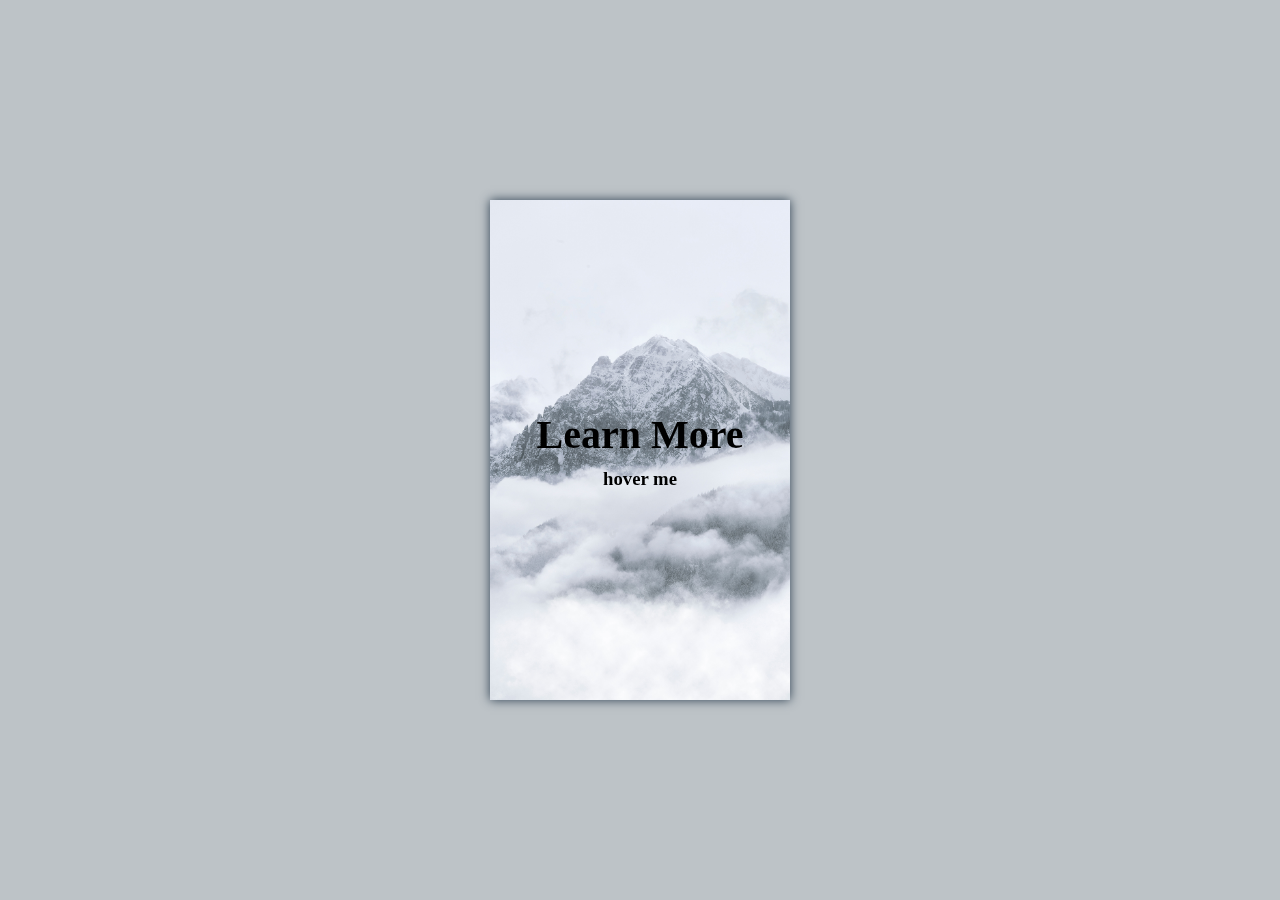
<file: 3D-Flipping/index.html>
<!DOCTYPE html>
<html lang="en">
<head>
  <meta charset="UTF-8">
  <meta name="viewport" content="width=device-width, initial-scale=1.0">
  <meta http-equiv="X-UA-Compatible" content="ie=edge">
  <title>3D Flipping Effect @VincentTV</title>
  <link rel="stylesheet" href="https://use.fontawesome.com/releases/v5.8.1/css/all.css" integrity="sha384-50oBUHEmvpQ+1lW4y57PTFmhCaXp0ML5d60M1M7uH2+nqUivzIebhndOJK28anvf" crossorigin="anonymous">
  <link rel="stylesheet" href="./style.css">
</head>
<body class="middle">
  <div class="wrap">
    <div class="front middle">
      <h2>Learn More</h2>
      <h3>hover me</h3>
    </div>

    <div class="back middle">
      <h2>VincentTV</h2>
      <div class="contact-info">
        <a href="#"><i class="fab fa-weibo"></i></a>
        <a href="#"><i class="fab fa-weixin"></i></a>
        <a href="#"><i class="fab fa-twitter"></i></a>
        <a href="#"><i class="fab fa-youtube"></i></a>
      </div>
    </div>
  </div>
</body>
</html>
</file>
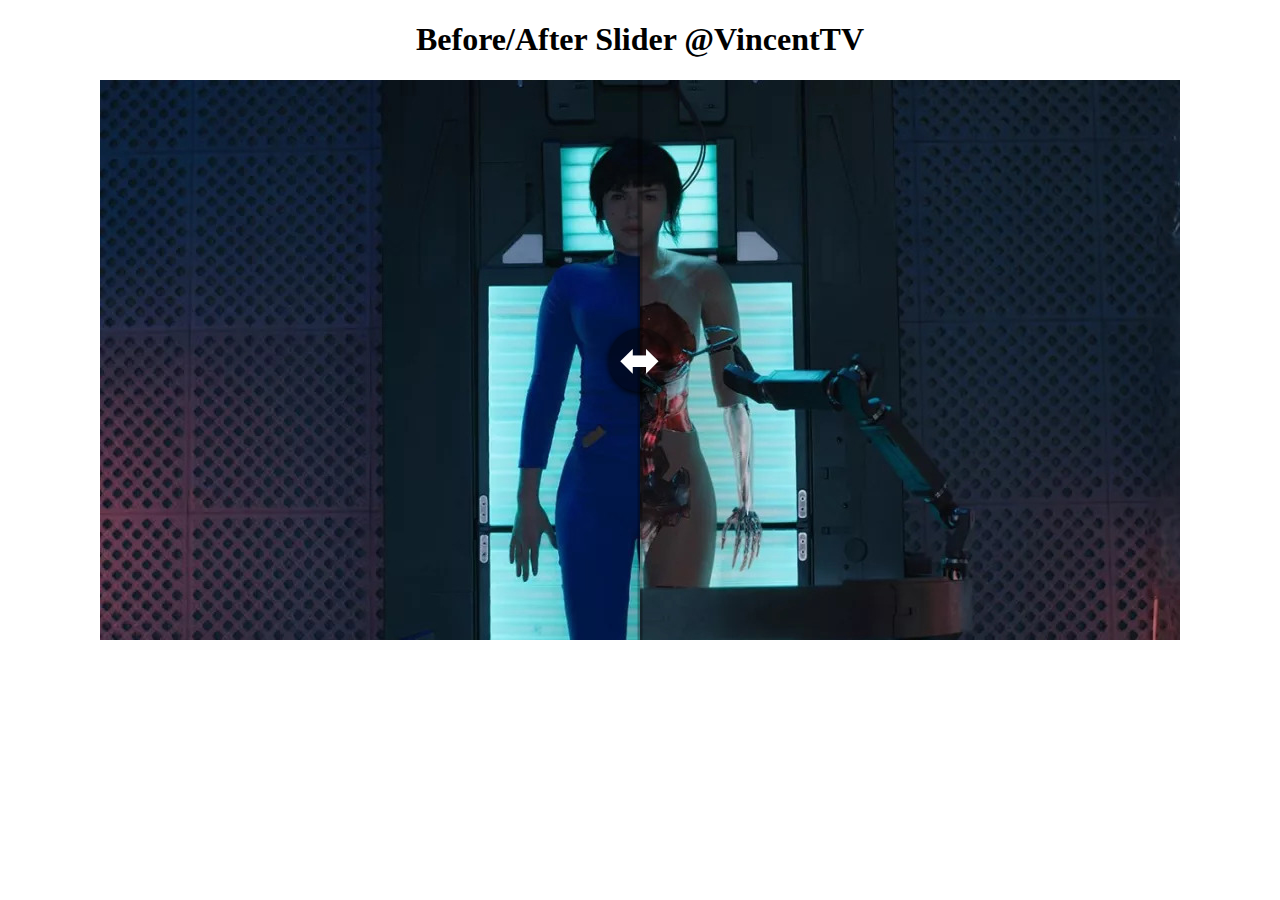
<file: Before&After-Slider/index.html>
<!-- 
    B站：@VincentTV
    Share with you
    主页：https://space.bilibili.com/402141442
    此源码视频地址：https://www.bilibili.com/video/av59227889/
 -->
<!DOCTYPE html>
<html lang="en">
<head>
  <meta charset="UTF-8">
  <meta name="viewport" content="width=device-width, initial-scale=1.0">
  <meta http-equiv="X-UA-Compatible" content="ie=edge">
  <title>Before/After Slider</title>
  <style>
  
    html, body {
      margin: 0;
      padding: 0;
    }
    .container {
      width: 100%;
      display: flex;
      flex-direction: column;
      align-items: center;
    }
    .slider-wrap {
      position: relative;
    }
    .slider-wrap img {
      display: block;
      width: 1080px;
      user-select: none;
      /* 取消图片被选中 */
    }
    .slider-wrap .before-img {
      position: absolute;
      top: 0;
      left: 0;
      width: 50%;
      overflow: hidden;
    }
    .slider-wrap .handler {
      display: block;
      width: 5px;
      height: 100%;
      background-color: rgba(0, 0, 0, .3);
      position: absolute;
      left: 50%;
      top: 0;
      transform: translateX(-50%);
      cursor: ew-resize;
      /* cursor: ew-resize; 鼠标样式，左右滑动 */
    }
    .slider-wrap .handler::after {
      width: 64px;
      height: 64px;
      background-color: rgba(0, 0, 0, .5);
      position: absolute;
      top: 50%;
      left: 50%;
      transform: translate(-50%, -50%);

      content: '\2b0c';
      color: white;
      font-size: 50px;
      text-align: center;
      line-height: 64px;
      border-radius: 50%;
      box-shadow: 0 2px 6px #000;
      transition: all .3s ease;
    }
    .slider-wrap .handler:hover::after {
      width: 40px;
      height: 40px;
      font-size: 30px;
      line-height: 40px;
    }
  
  </style>
</head>
<body>
  <div class="container">
    <h1>Before/After Slider @VincentTV</h1>

    <div class="slider-wrap">
      <div class="before-img">
        <img src="./before.jpg" alt="">
      </div>
      <img src="./after.jpg" alt="">
      <span class="handler"></span>
    </div>

  </div>

  <script>

    const slider = document.querySelector('.slider-wrap');    // 整个滑动区域
    const beforeImg = document.querySelector('.before-img');  // 左边图片外框
    const handler = document.querySelector('.handler');   // 滑动条
    var marginX;    // 外部宽度，即滑动区域左侧到浏览器边框的距离

    handler.onmousedown = function(e) {
      marginX = e.pageX - handler.offsetLeft;
      // envent.pageX : 点击时鼠标相对浏览器边框的 X 距离；
      // elenment.offsetLeft : 元素 left 属性值。
      // 此时，内框absolute，外框relative，所以 left 是相对外框的距离；
      slider.addEventListener('mousemove', moveHandler);
    }
    handler.onmouseup = function(e) {
      slider.removeEventListener('mousemove', moveHandler);
    }

    function moveHandler(e) {
      handler.style.left = e.pageX - marginX + 'px';
      beforeImg.style.width = e.pageX - marginX + 'px';

      // 此时 e.pageX 是鼠标滑动时据浏览器左边的距离，减去外部距离，
      // 即得到此时鼠标相对于图片区域的 X 坐标；
      // 让滑动条的 left 和左边图片宽度 都等于坐标，即可以达到跟随效果；
    }

  </script>
</body>
</html>
</file>
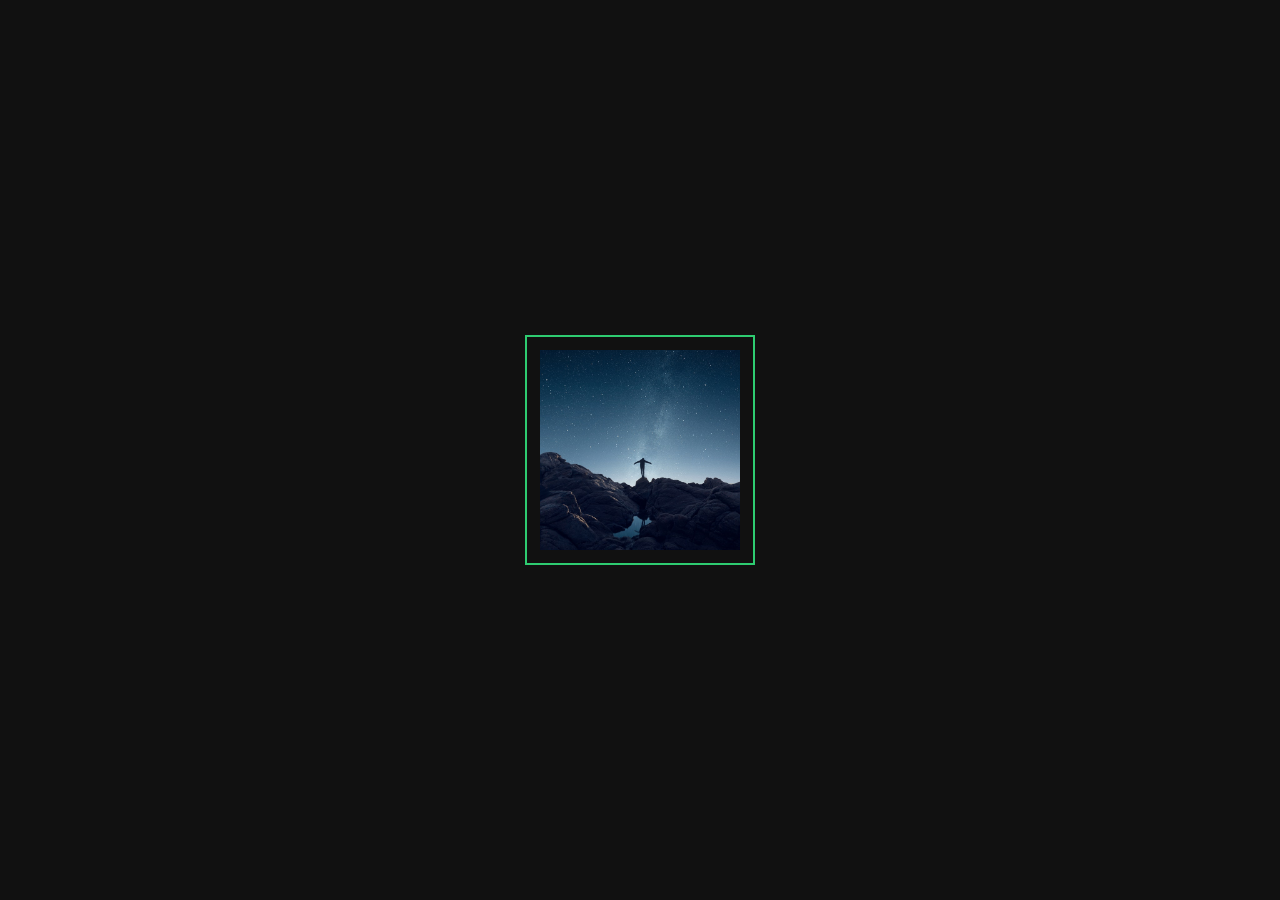
<file: Border-Animation/index.html>
<!DOCTYPE html>
<html lang="en">
<head>
  <meta charset="UTF-8">
  <meta name="viewport" content="width=device-width, initial-scale=1.0">
  <meta http-equiv="X-UA-Compatible" content="ie=edge">
  <title>Border Animation @VincentTV</title>
  <link rel="stylesheet" href="./style.css">
</head>
<body>
  <div class="box">
    
  </div>
</body>
</html>
</file>
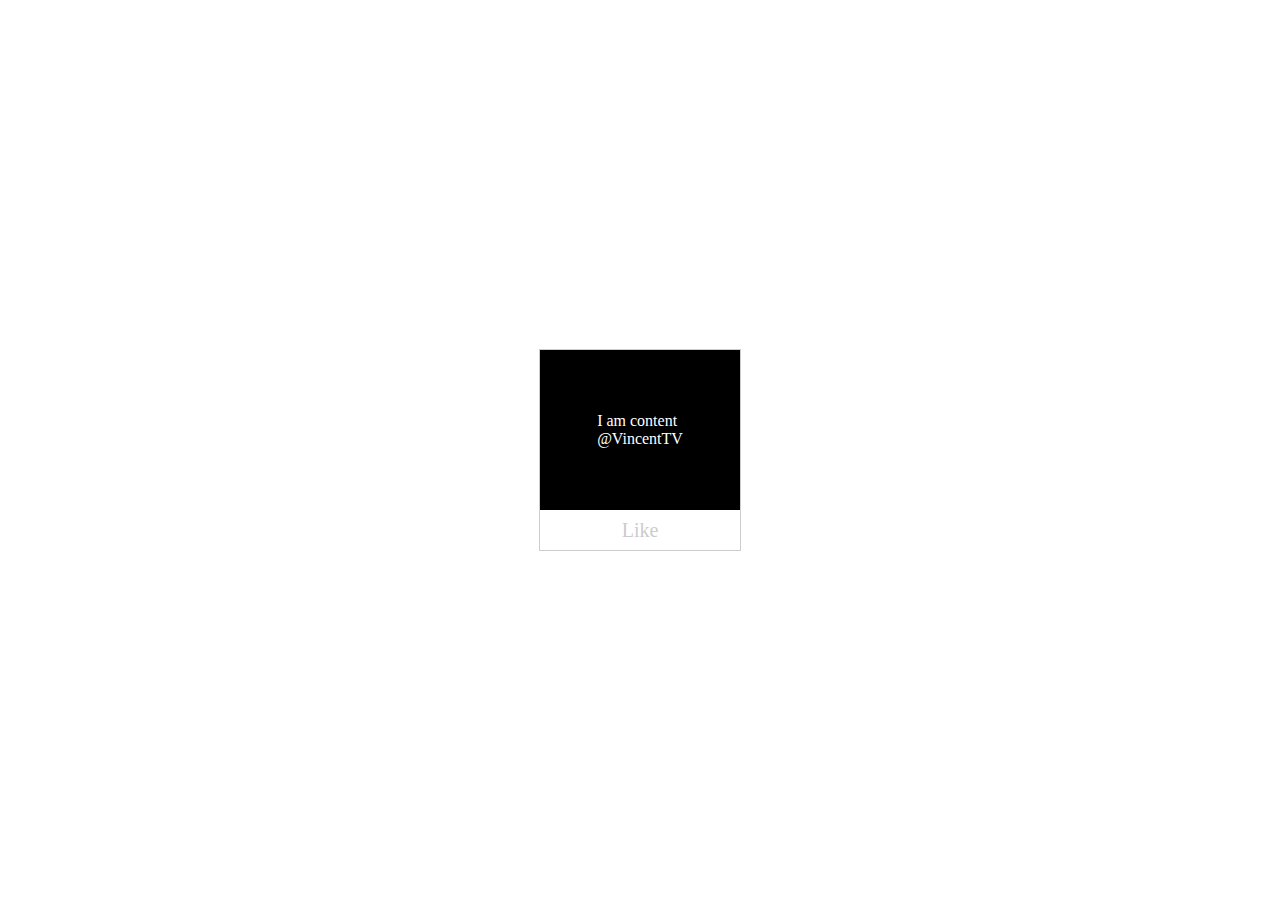
<file: Like-ClickEffects/index.html>
<!DOCTYPE html>
<html lang="en">
<head>
  <meta charset="UTF-8">
  <meta name="viewport" content="width=device-width, initial-scale=1.0">
  <meta http-equiv="X-UA-Compatible" content="ie=edge">
  <title>Like - Click Effect @VincentTV</title>
  <link rel="stylesheet" href="https://use.fontawesome.com/releases/v5.8.1/css/all.css" integrity="sha384-50oBUHEmvpQ+1lW4y57PTFmhCaXp0ML5d60M1M7uH2+nqUivzIebhndOJK28anvf" crossorigin="anonymous">
  <style>
    * {
      margin: 0;
      padding: 0;
    }
    body {
      height: 100vh;
    }
    .middle {
      display: flex;
      justify-content: center;
      align-items: center;
    }
    .wrap {
      width: 200px;
      height: 200px;
      border: 1px solid #ccc;
    }
    .content-wrap {
      height: 80%;
      background-color: #000;
      color: #fff;
      user-select: none;
    }
    .like-wrap {
      height: 20%;
      font-size: 20px;
      color: #ccc;
      cursor: pointer;
      user-select: none;
    }
    .like-active {
      color: red;
    }
    .like {
      position: absolute;
      color: #ccc;
      font-size: 20px;
      user-select: none;
    }
  </style>
</head>
<body class="middle">
  <div class="wrap">
    <div class="content-wrap middle"><p>I am content</br>@VincentTV</p></div>
    <div class="like-wrap middle"><i class="fas fa-heart"></i><span>Like</span></div>
  </div>

  <script src="./addLike.js"></script>

<!--  B站：@VincentTV
      Share with you
      主页：https://space.bilibili.com/402141442 
      本视频：https://www.bilibili.com/video/av51351273/
-->

</body>
</html>
</file>
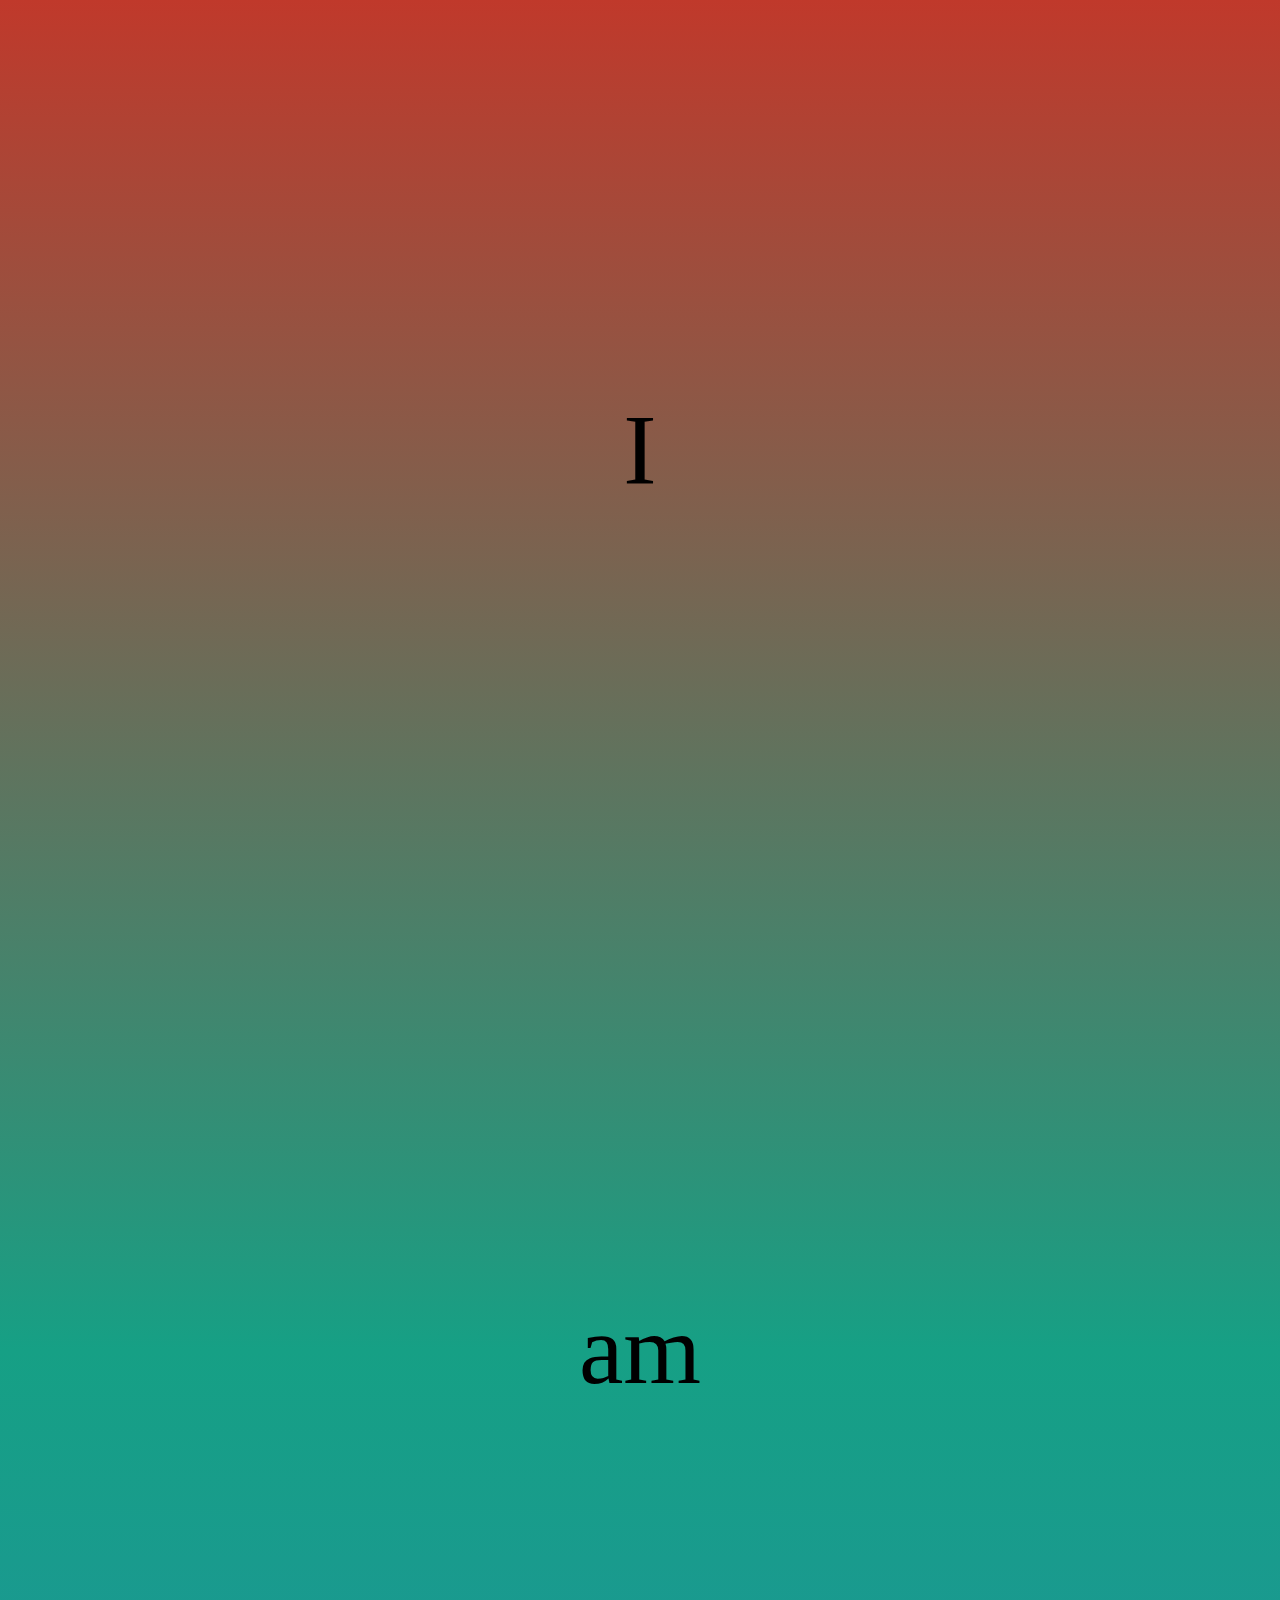
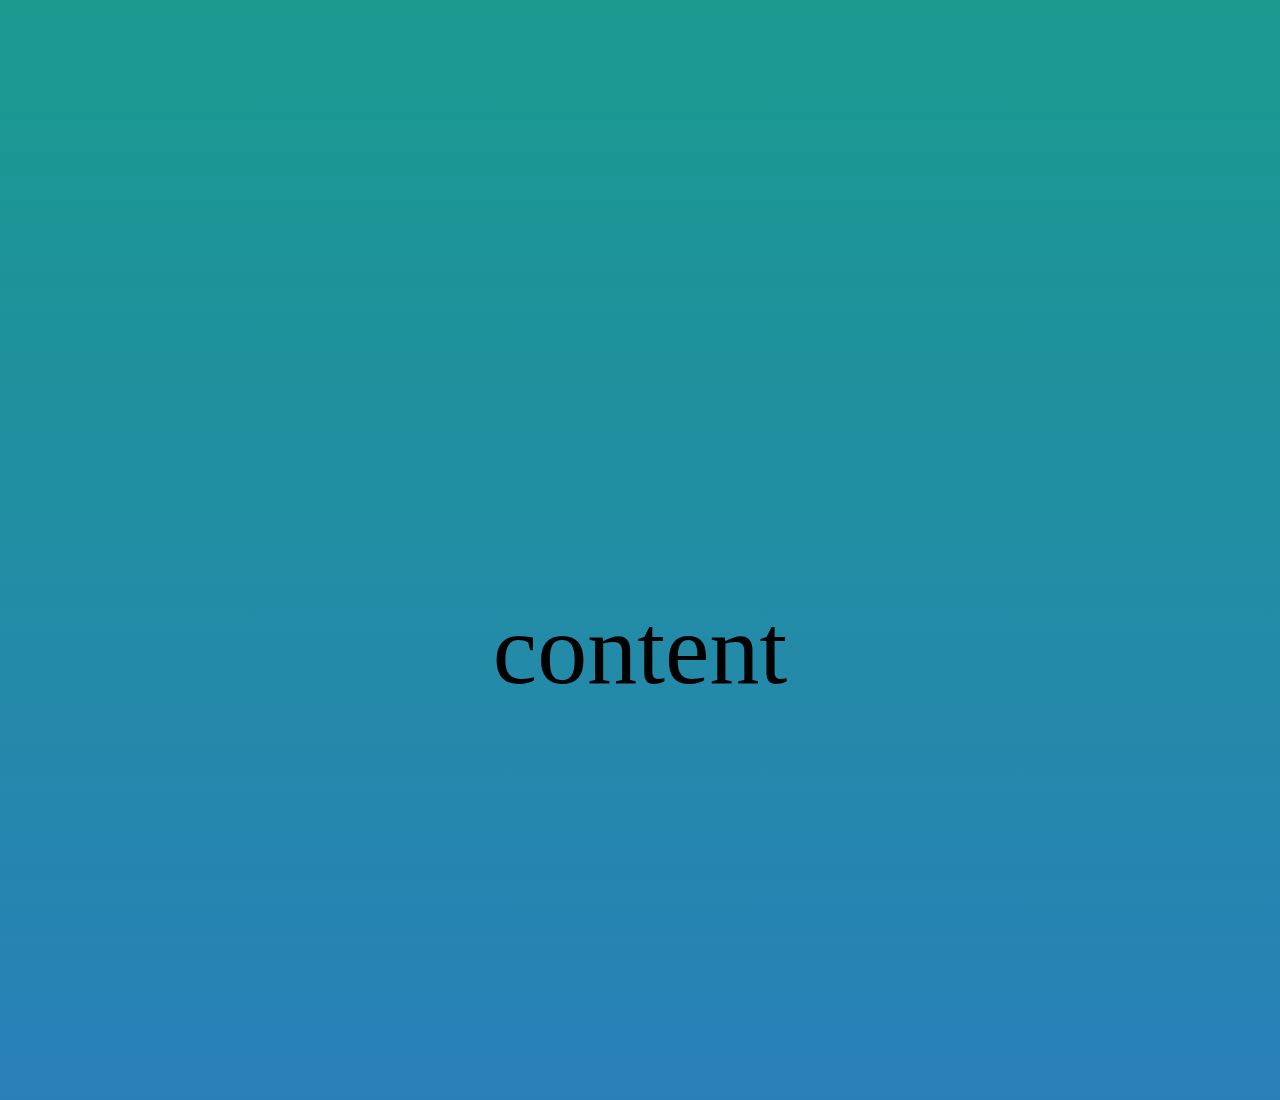
<file: Rocket-ScrollToTop/index.html>
<!DOCTYPE html>
<html lang="en">
<head>
  <meta charset="UTF-8">
  <meta name="viewport" content="width=device-width, initial-scale=1.0">
  <meta http-equiv="X-UA-Compatible" content="ie=edge">
  <title>Rocket Launch - Scroll To Top @VincentTV</title>
  <link rel="stylesheet" href="style.css">
  <script
  src="https://code.jquery.com/jquery-1.12.4.min.js"
  integrity="sha256-ZosEbRLbNQzLpnKIkEdrPv7lOy9C27hHQ+Xp8a4MxAQ="
  crossorigin="anonymous"></script>
  <script src="./index.js"></script>
</head>
<body>
  <div class="wrap">
    <p>I</p>
    <p>am</p>
    <p>content</p>
  </div>

  <div class="rocket">
    
  </div>
</body>
</html>
</file>
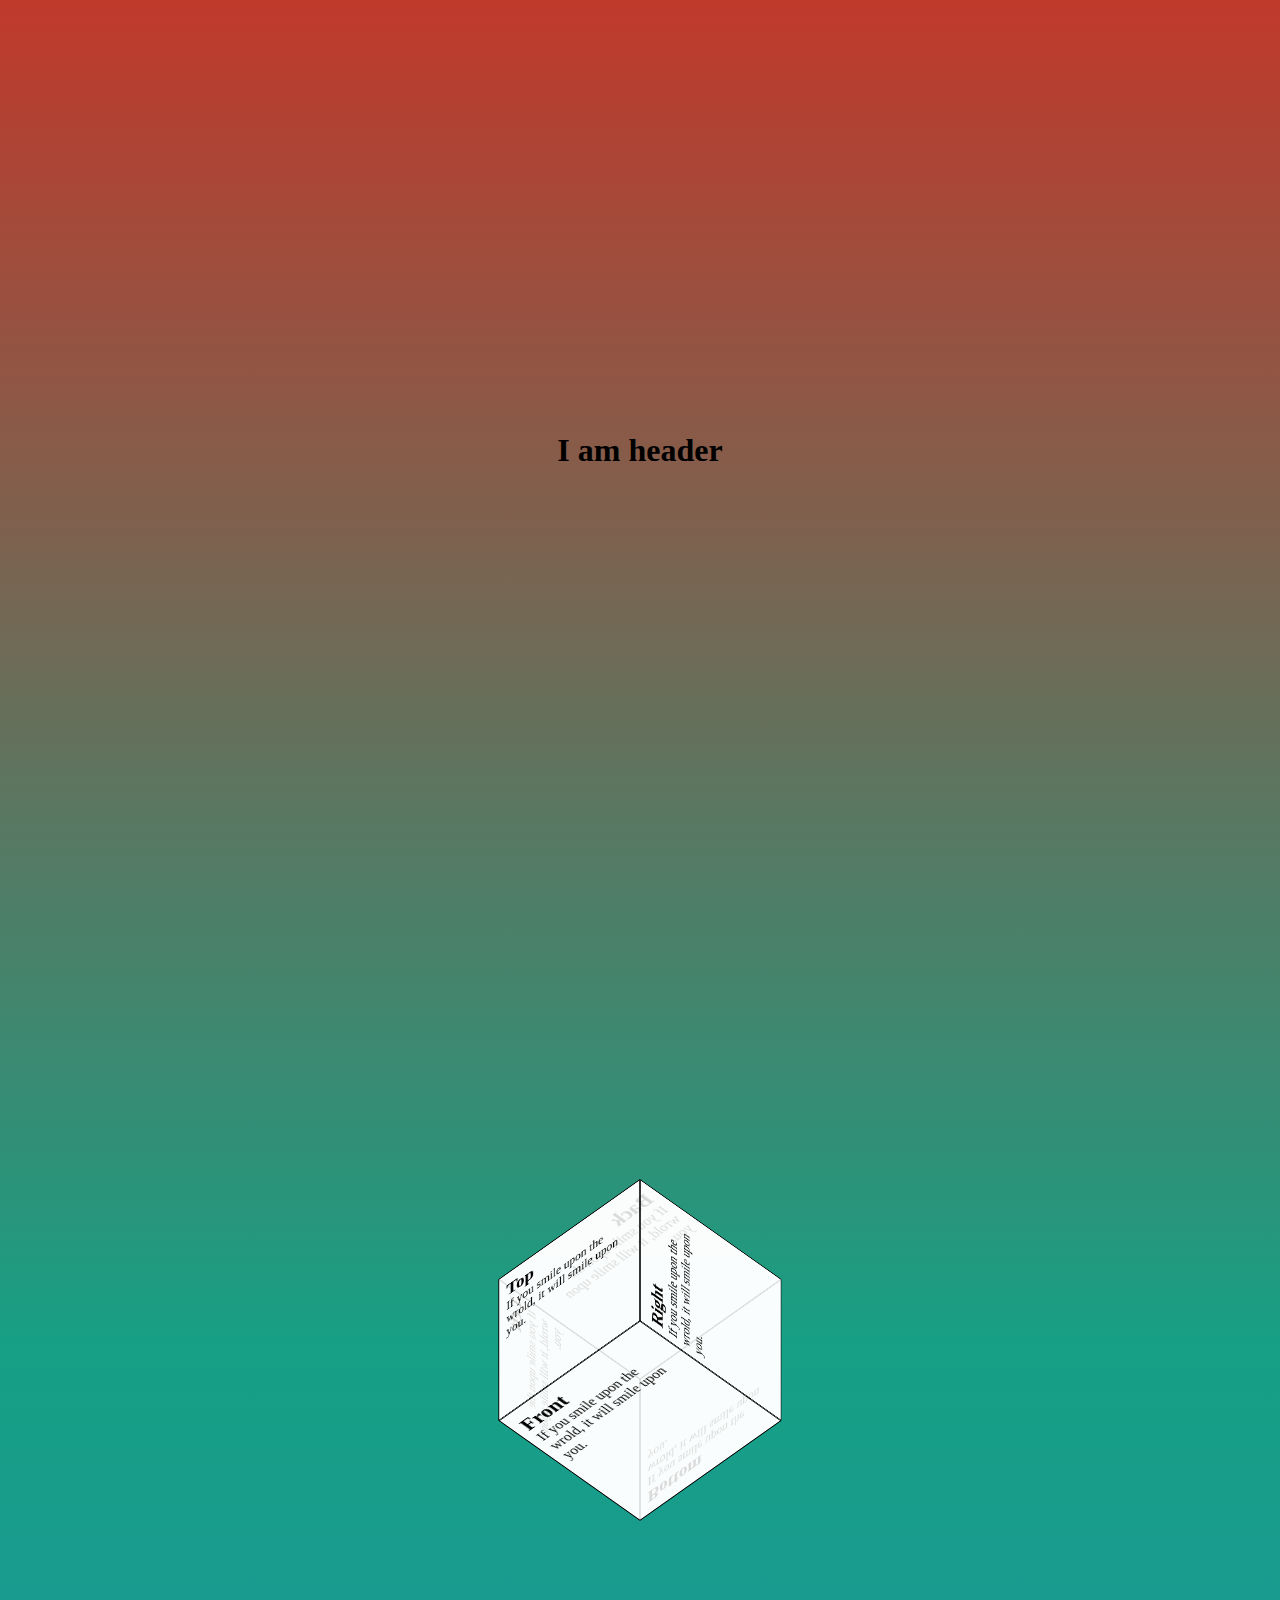
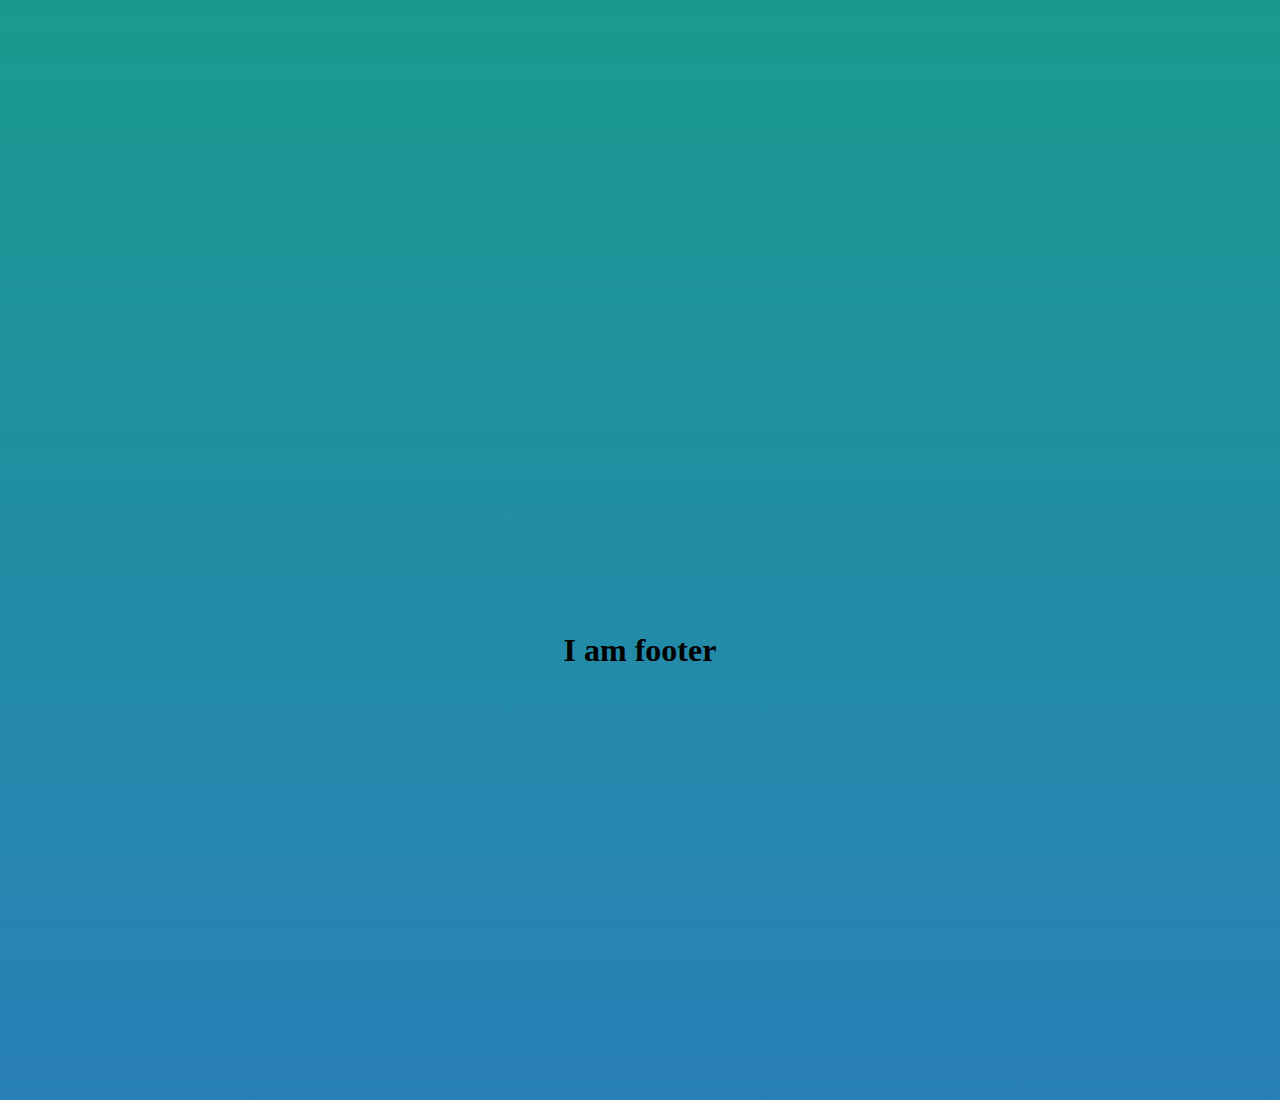
<file: 3D-Cube/cube.html>
<!DOCTYPE html>
<html lang="en">
<head>
  <meta charset="UTF-8">
  <meta name="viewport" content="width=device-width, initial-scale=1.0">
  <meta http-equiv="X-UA-Compatible" content="ie=edge">
  <title>Rotating Cube @VincentTV</title>
  <link rel="stylesheet" href="./cube.css">
</head>
<body>
  <div class="wrap"><h1>I am header</h1></div>
  
  <div class="wrap">
    <div class="cube">
      <div class="side cube-front">
        <h2>Front</h2>
        <p>If you smile upon the wrold, it will smile upon you.</p>
      </div>
      <div class="side cube-back">
        <h2>Back</h2>
        <p>If you smile upon the wrold, it will smile upon you.</p>
      </div>
      <div class="side cube-left">
        <h2>Left</h2>
        <p>If you smile upon the wrold, it will smile upon you.</p>
      </div>
      <div class="side cube-right">
        <h2>Right</h2>
        <p>If you smile upon the wrold, it will smile upon you.</p>
      </div>
      <div class="side cube-top">
        <h2>Top</h2>
        <p>If you smile upon the wrold, it will smile upon you.</p>
      </div>
      <div class="side cube-bottom">
        <h2>Bottom</h2>
        <p>If you smile upon the wrold, it will smile upon you.</p>
      </div>
    </div>
  </div>

  <div class="wrap"><h1>I am footer</h1></div>
</body>
</html>
</file>
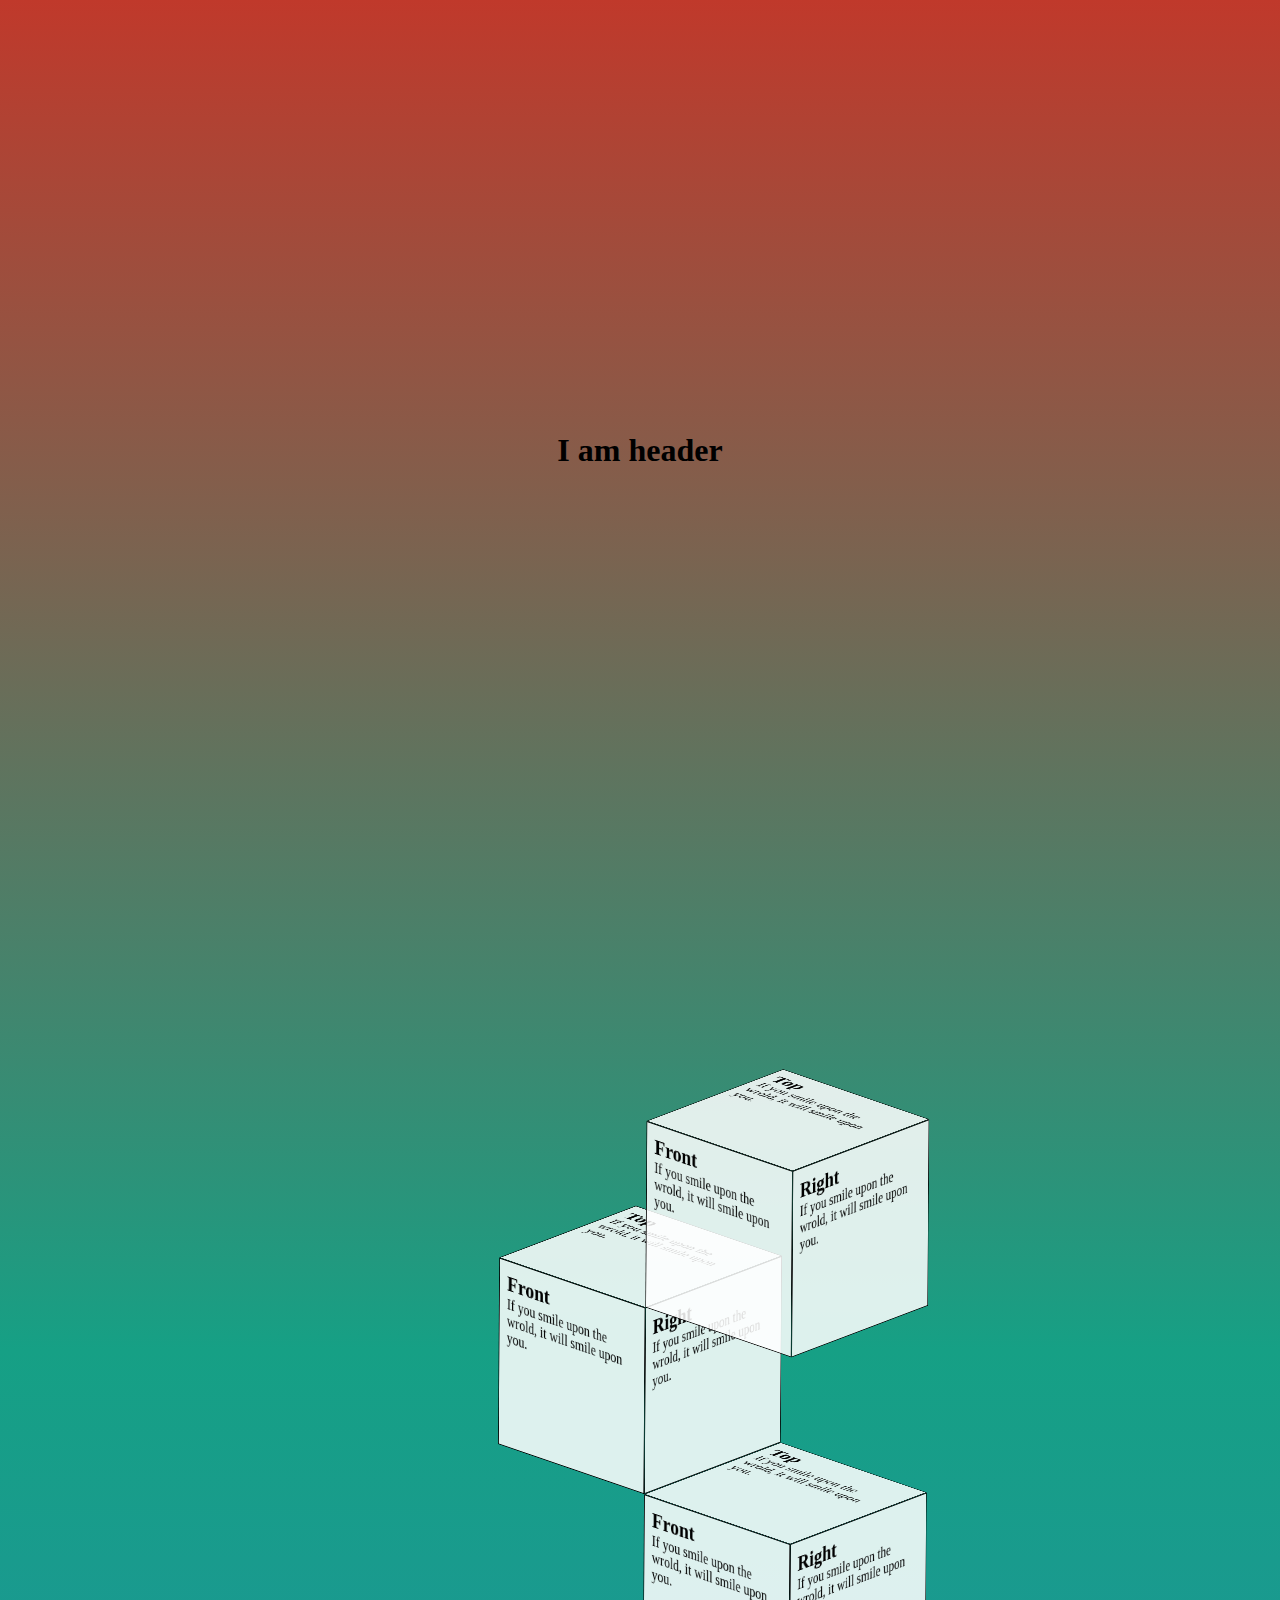
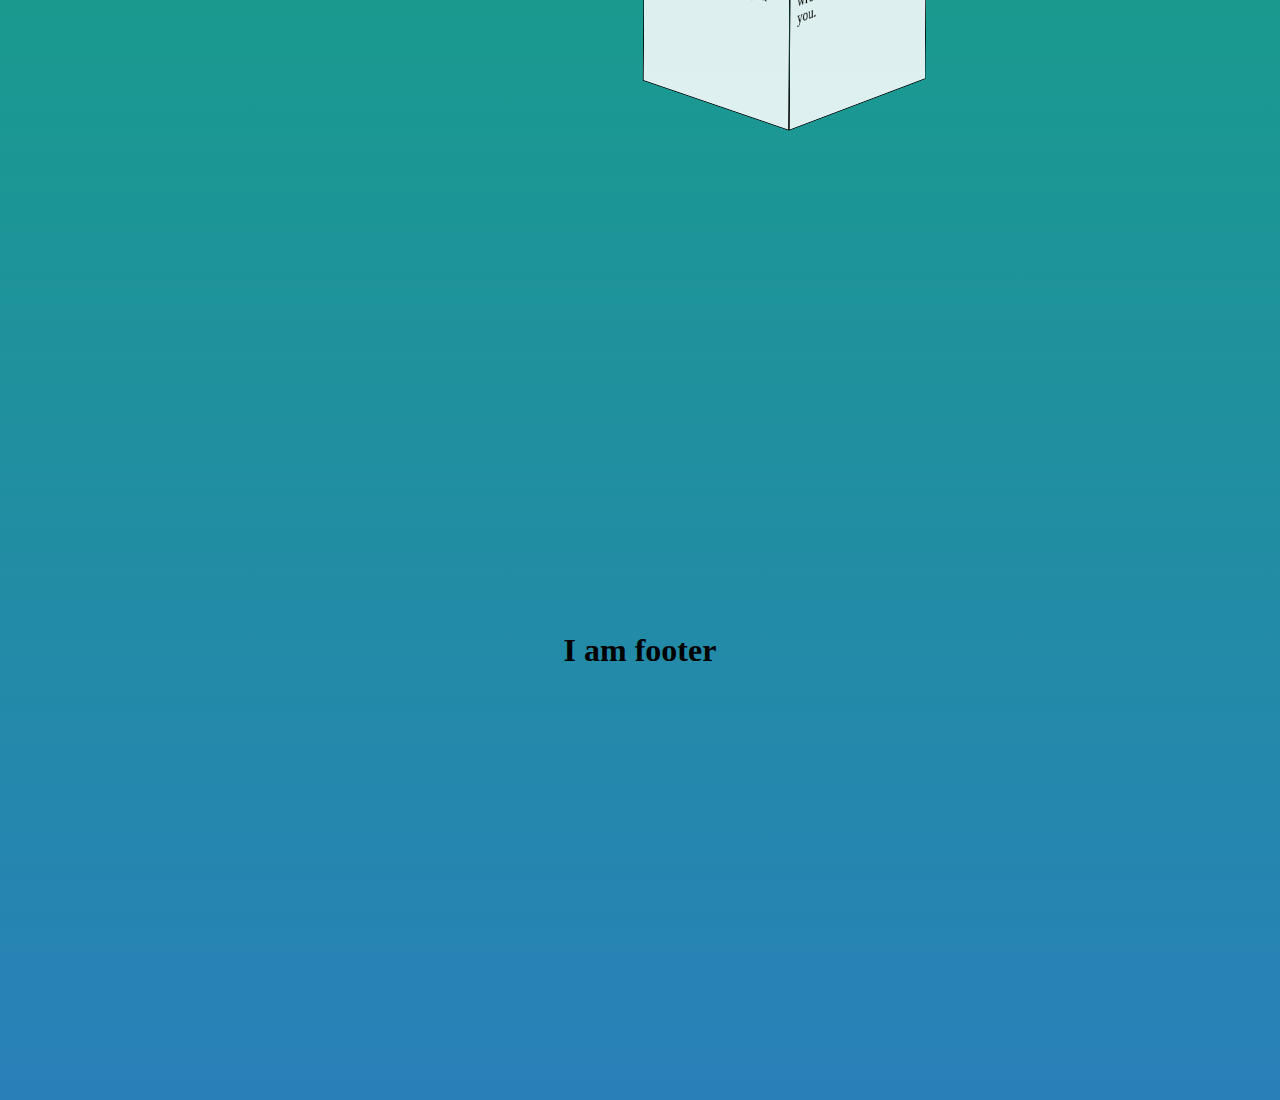
<file: 3D-Cube/cube2.html>
<!DOCTYPE html>
<html lang="en">
<head>
  <meta charset="UTF-8">
  <meta name="viewport" content="width=device-width, initial-scale=1.0">
  <meta http-equiv="X-UA-Compatible" content="ie=edge">
  <title>Cube Flipping @VincentTV</title>
  <link rel="stylesheet" href="./cube2.css">
</head>
<body>
  <div class="wrap"><h1>I am header</h1></div>
  
  <div class="wrap">
    <div class="cube">
      <div class="side cube-front">
        <h2>Front</h2>
        <p>If you smile upon the wrold, it will smile upon you.</p>
      </div>
      <div class="side cube-right">
        <h2>Right</h2>
        <p>If you smile upon the wrold, it will smile upon you.</p>
      </div>
      <div class="side cube-top">
        <h2>Top</h2>
        <p>If you smile upon the wrold, it will smile upon you.</p>
      </div>
    </div>
    <div class="cube cube2">
      <div class="side cube-front">
        <h2>Front</h2>
        <p>If you smile upon the wrold, it will smile upon you.</p>
      </div>
      <div class="side cube-right">
        <h2>Right</h2>
        <p>If you smile upon the wrold, it will smile upon you.</p>
      </div>
      <div class="side cube-top">
        <h2>Top</h2>
        <p>If you smile upon the wrold, it will smile upon you.</p>
      </div>
    </div>
    <div class="cube cube3">
      <div class="side cube-front">
        <h2>Front</h2>
        <p>If you smile upon the wrold, it will smile upon you.</p>
      </div>
      <div class="side cube-right">
        <h2>Right</h2>
        <p>If you smile upon the wrold, it will smile upon you.</p>
      </div>
      <div class="side cube-top">
        <h2>Top</h2>
        <p>If you smile upon the wrold, it will smile upon you.</p>
      </div>
    </div>
  </div>

  <div class="wrap"><h1>I am footer</h1></div>
</body>
</html>
</file>
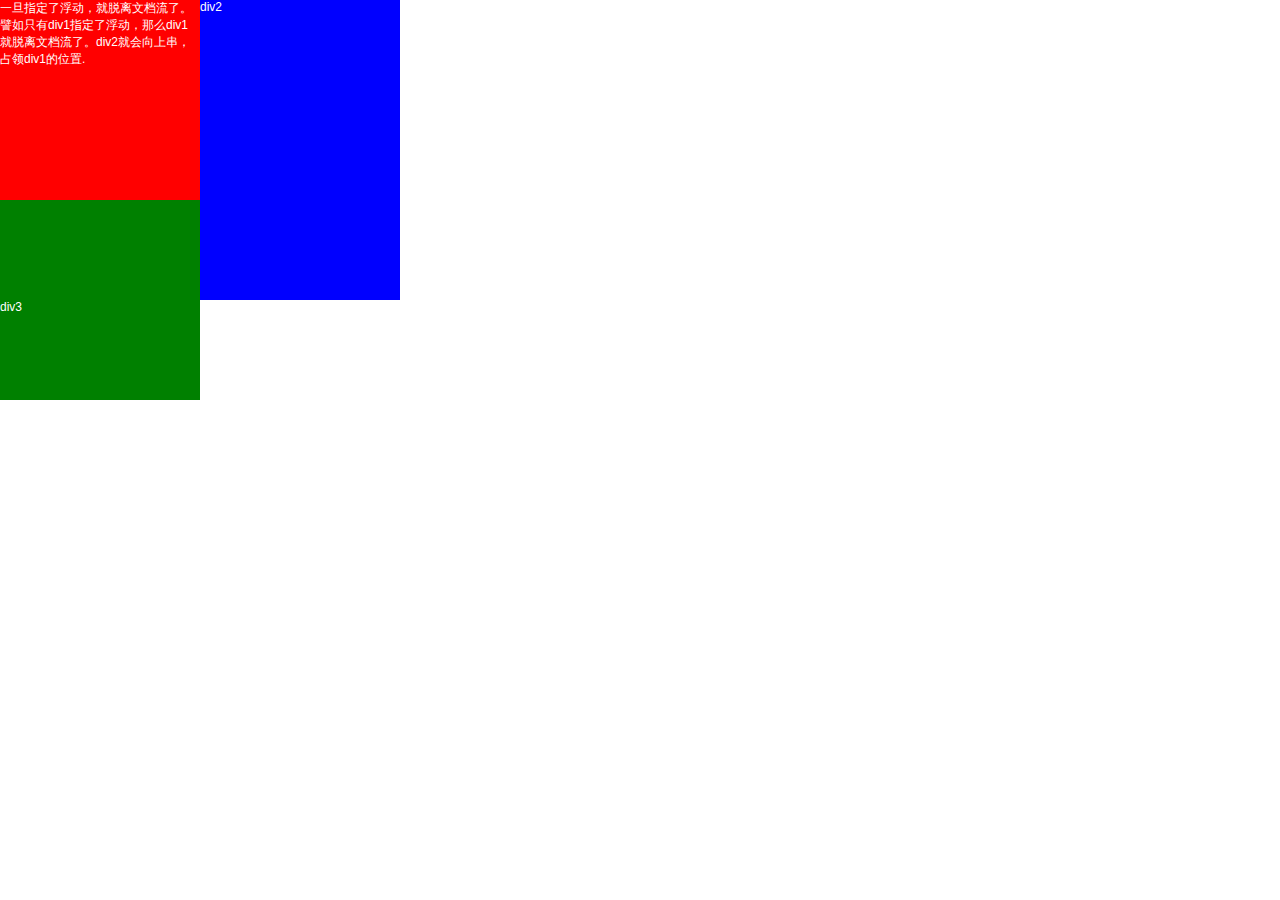
<file: html_css/css-浮动.html>
<html>
    <head>
        <title>hello sass</title>
        <link rel="stylesheet" href="../css/reset.css">
        <style>
            .test1{
                width: 200px;
                height: 200px;
                background-color: red;
                color: white;
                float: left;
            }
            .test2{
                width: 200px;
                height: 300px;
                background-color: blue;
                color: white;
                float: left;
            }
            .test3{
                width: 200px;
                height: 400px;
                background-color: green;
                color: white;
                float: ri;

            }

        </style>
    </head>
    <body>
    
        <div class="test1">
            <p>
                一旦指定了浮动，就脱离文档流了。<br/>
               譬如只有div1指定了浮动，那么div1<br/>
               就脱离文档流了。div2就会向上串，<br/>
               占领div1的位置.
               <br/>
            </p>   
        </div>
        <div  class="test2">
            <p>div2</p>   
        </div>
        <div  class="test3">
            <p>div3</p>   
        </div>
        
    </body>
</html>
</file>
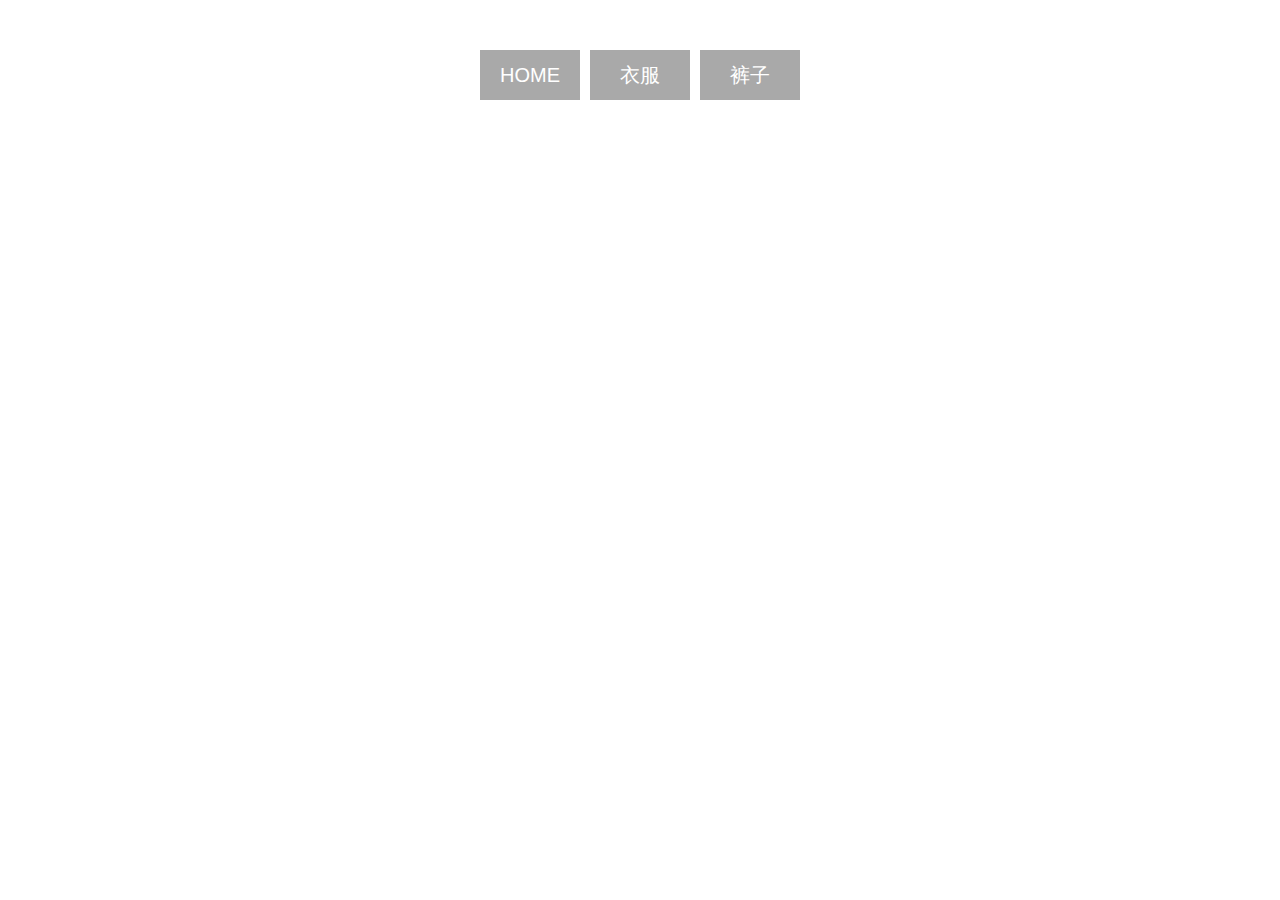
<file: html_css/css-渐进式下拉菜单.html>
<html>
    <head>
        <meta charset="utf-8">
        <meta http-equiv="X-UA-Compatible" content="IE=edge,chrome=1">
        <title>hello sass</title>
        <link rel="stylesheet" href="../css/reset.css">
        <link rel="stylesheet" href="../css/common.css">
        <style>
            .nav{
                width: 320px;
                height: 50px;
                margin: 50px auto;
            }
            .nav li{
                float: left;
                width: 100px;
                height: 50px;
                margin-right:10px;
                background-color:darkgrey;
                line-height: 50px;
                text-align: center;
            }
            .nav .mr0{
                margin-right: 0;
            }
            .nav li a{
                display: block;
                width: 100%;
                height: 100%;
                color:#fff;
                font-size: 20px;
            }
            .nav > li:nth-child(2){
                position: relative;
            }
            .nav .list{
                position:absolute;
                overflow: hidden;
                top: 50px;
                left: 0;
                height: 0;
                transition: .5s;
            }
            .nav >li:nth-child(2):hover .list{
                height: 200px;
            }
        </style>
    </head>
    <body>
        <ul class="nav">
            <li><a href="">HOME</a></li>
            <li><a href="">衣服</a>
                <ul class="list">
                    <li><a href="">夹克</a></li>
                    <li><a href="">衬衫</a></li>
                    <li><a href="">羽绒服</a></li>
                    <li><a href="">毛线衣</a></li>
                </ul>
            </li>
            <li class="mr0"><a href="">裤子</a></li>

    </body>
</html>
</file>
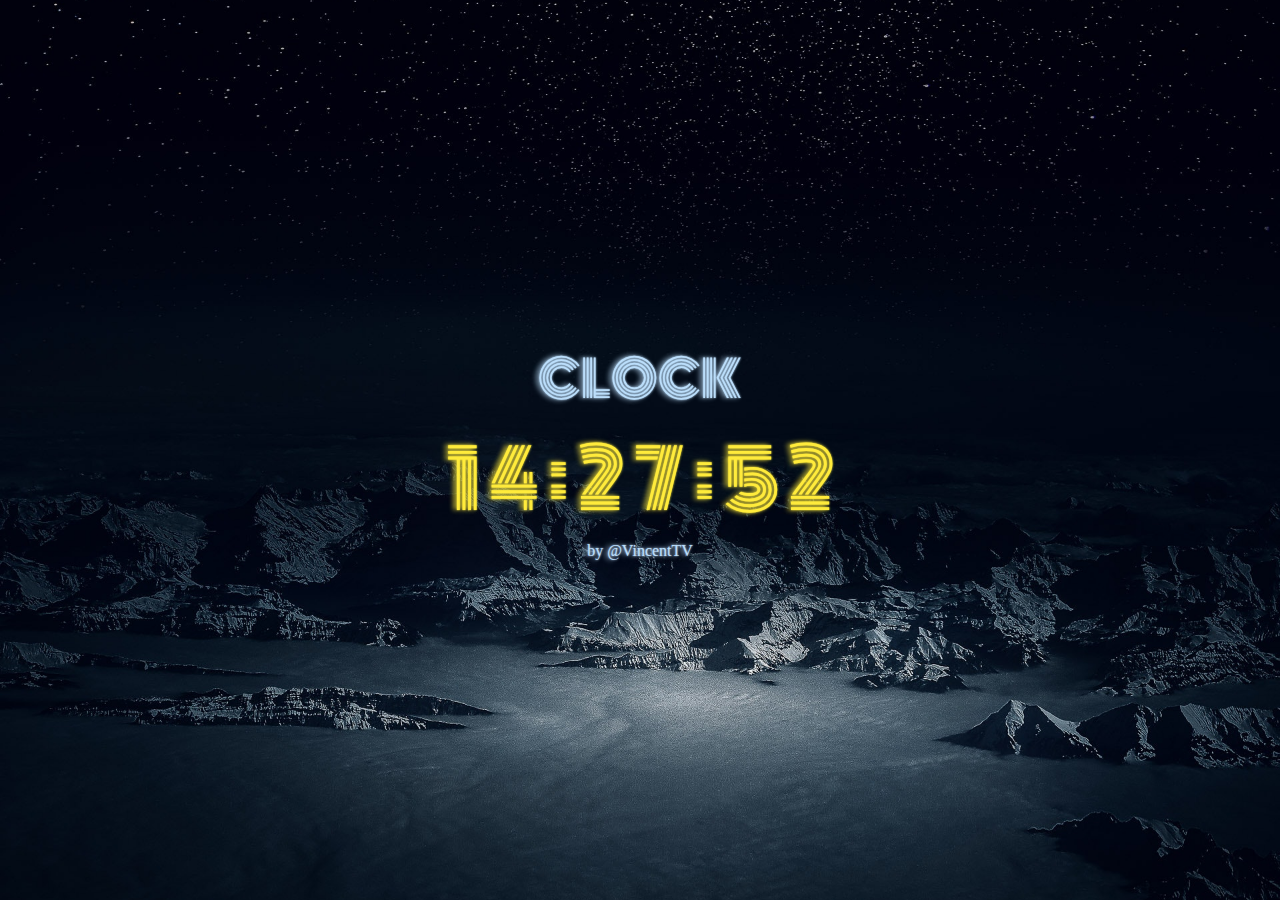
<file: NeonClock-JS/NeonClock.html>
<!DOCTYPE html>
<html lang="en">
<head>
  <meta charset="UTF-8">
  <meta name="viewport" content="width=device-width, initial-scale=1.0">
  <meta http-equiv="X-UA-Compatible" content="ie=edge">
  <title>Neon Clock - by VincentTV</title>
  <link href="https://fonts.font.im/css?family=Monoton" rel="stylesheet">

  <style>
    * {
      margin: 0;
      padding: 0;
    }
    body {
      height: 100vh;
      background: url(./bg.jpg) center center;
      background-size: cover;
    }
    .neon-wrap {
      width: 100vw;
      position: absolute;
      top: 50%;
      left: 50%;
      transform: translate(-50%, -50%);
      text-align: center;
    }
    .neon-text {
      font-family: 'Monoton', cursive;
      font-size: 50px;
      color: #bbdefb;
      text-shadow: -3px 0px 5px #bbdefb, 0px 0px 2px #bbdefb;
    }
    .neon-blink {
      animation: neon 4s infinite;
    }
    .neon-clock {
      font-family: 'Monoton', cursive;
      font-size: 80px;
      color: #FFEB3B;
      text-shadow: -3px 0px 5px #FFEB3B, 0px 0px 2px #FFEB3B;
    }
    .neon-by {
      color: #bbdefb;
      text-shadow: -3px 0px 5px #bbdefb, 0px 0px 2px #bbdefb;
    }
    @keyframes neon {
      0%, 30%, 32%, 34% {
        color: #222;
        text-shadow: -3px 0px 5px #222, 0px 0px 2px #222; 
      }
      31%, 33%, 35%, 100% {
        color: #bbdefb;
        text-shadow: -3px 0px 5px #bbdefb, 0px 0px 2px #bbdefb;
      }
    }
  </style>
</head>
<body>
  <div class="neon-wrap">
    <div class="neon-text">
      CL<span class="neon-blink">O</span>C<span class="neon-blink">K</span>
    </div>
    <div class="neon-clock">
      <span class="timer-num">1</span>
      <span class="timer-num">2</span>
      <span class="timer-sep">:</span>
      <span class="timer-num">4</span>
      <span class="timer-num">5</span>
      <span class="timer-sep">:</span>
      <span class="timer-num">7</span>
      <span class="timer-num">8</span>
    </div>
    <div class="neon-by">by @VincentTV</div>
  </div>

  <script>
    (function(w, d){

      var timerCache = '',  //时间缓存
          timerNum = d.querySelectorAll('.timer-num');  //取得dom对象

      // 计时器，200ms执行一次
      setInterval(timerUpdata, 200);

      // 时间更新
      function timerUpdata(){
        var timerArr = timerHandler(new Date());
        // 时间不变时立即返回
        if(timerArr == null){
          return;
        }
        //时间更新 dom
        timerNum.forEach(function(element, index){
          element.innerHTML = timerArr ? timerArr[index] : '-';//三元运算符，数组存在就替换
        });
      }

      /**
      * 时间数据处理
      * @param {dateObj} 形参时间对象
      * @returns {Array} 返回时间数组
      */
      function timerHandler(dateObj){
        var hours = ('0' + dateObj.getHours()).slice(-2); //加 0 防止出现一位数
        var min = ('0' + dateObj.getMinutes()).slice(-2); //通过slice 截取最后两位
        var sec = ('0' + dateObj.getSeconds()).slice(-2);
        var timerStr = hours + min + sec;
        // 时间不变时返回null
        if(timerStr == timerCache) {
          return null;
        }
        timerCache = timerStr;//时间改变，更新缓存
        return timerStr.split(''); //字符串转换数组，并返回
      }
    })(window, document);

    /*
    * B站：@VincentTV
    * Share with you
    * 主页：https://space.bilibili.com/402141442 
    * 本视频：https://www.bilibili.com/video/av55264319/
    * */

  </script>

</body>
</html>
</file>
<file: 3D-Flipping/style.css>
/* B站：@VincentTV */
/* Share with you */
/* 主页：https://space.bilibili.com/402141442 */
/* 本视频：https://www.bilibili.com/video/av49517141 */
* {
  margin: 0;
  padding: 0;
}
body {
  height: 100vh;
  background-color: #bdc3c7;
}
.middle {
  display: flex;
  justify-content: center;
  align-items: center;
  flex-direction: column;
}
.wrap {
  width: 300px;
  height: 500px;
  position: relative;
}
.wrap h2 {
  font-size: 40px;
  margin-bottom: 10px;
}
.front, .back {
  width: 100%;
  height: 100%;
  position: absolute;
  background: url(./bg.jpg);
  background-size: cover;
  backface-visibility: hidden;
  box-shadow: 0 0 10px #2c3e50;
  transition: .8s;
}
.front {
  transform: perspective(900px) rotateY(0deg);
}
.back {
  transform: perspective(900px) rotateY(180deg);
}
.back .contact-info a {
  display: inline-flex;
  justify-content: center;
  align-items: center;
  width: 40px;
  height: 40px;
  font-size: 20px;
  text-decoration: none;
  color: #2c3e50;
  border-radius: 50%;
}
.back .contact-info a:hover {
  color: white;
  background-color: #2c3e50;
}
.wrap:hover .front {
  transform: perspective(900px) rotateY(-180deg);
}
.wrap:hover .back {
  transform: perspective(900px) rotateY(00deg);
}
</file>
<file: Border-Animation/style.css>
/* B站：@VincentTV */
/* Share with you */
/* https://space.bilibili.com/402141442 */
* {
  margin: 0;
  padding: 0;
}
body {
  background-color: #111;
}
.box { 
  width: 200px;
  height: 200px;
  background: url(./bg.jpg) no-repeat center;
  background-size: cover;
  position: absolute;
  top: 50%;
  left: 50%;
  -webkit-transform: translate(-50%, -50%);
          transform: translate(-50%, -50%);
}
.box::before, .box::after {
  content: '';
  border: 2px solid #2ecc71;
  position: absolute;
  top: 0;
  left: 0;
  right: 0;
  bottom: 0;
  margin: -15px;
  /* clip: rect(top, right, bottom, left) */
  -webkit-animation: borderClip 8s linear infinite;
          animation: borderClip 8s linear infinite;
}
.box::after {
  -webkit-animation-delay: -4s;
          animation-delay: -4s;
}
.box:hover::before, .box:hover::after {
  -webkit-animation-play-state: paused;
          animation-play-state: paused;
}
@-webkit-keyframes borderClip {
  0%, 100% {
    clip: rect(0px, 230px, 2px, 0px);
  }
  25% {
    clip: rect(0px, 2px, 230px, 0px);
  }
  50% {
    clip: rect(228px, 230px, 230px, 0px);
  }
  75% {
    clip: rect(0px, 230px, 230px, 228px);
  }
}
@keyframes borderClip {
  0%, 100% {
    clip: rect(0px, 230px, 2px, 0px);
  }
  25% {
    clip: rect(0px, 2px, 230px, 0px);
  }
  50% {
    clip: rect(228px, 230px, 230px, 0px);
  }
  75% {
    clip: rect(0px, 230px, 230px, 228px);
  }
}
</file>
<file: Rocket-ScrollToTop/style.css>
/* B站：@VincentTV */
/* Share with you */
/* 主页：https://space.bilibili.com/402141442 */
/* 本视频：https://www.bilibili.com/video/av49252072 */
* {
  margin: 0;
  padding: 0;
}
.wrap {
  width: 100vw;
  height: 300vh;
  background: linear-gradient(to bottom, #c0392b, #16a085, #2980b9);
}
.wrap p {
  height: 100vh;
  line-height: 100vh;
  text-align: center;
  font-size: 100px;
}
.rocket {
  width: 30px;
  height: 60px;
  background: url(./rocket.png) top;
  background-size: cover;
  position: fixed;
  right: 50px;
  bottom: 50px;
  display: none;
}
.rocket:hover {
  background-position: bottom;
}
</file>
<file: 3D-Cube/cube.css>
/* B站：@VincentTV */
/* Share with you */
/* 主页：https://space.bilibili.com/402141442 */
/* 本视频：https://www.bilibili.com/video/av49984936 */
* {
  margin: 0;
  padding: 0;
}
body {
  background: linear-gradient(to bottom, #c0392b, #16a085, #2980b9);
}
.wrap {
  height: 100vh;
  display: flex;
  justify-content: center;
  align-items: center;
}
.cube {
  width: 200px;
  height: 200px;
  position: absolute;
  transform-style: preserve-3d;
  transform: rotateY(0deg) rotateX(-45deg) rotateZ(-45deg);
  animation: cube 8s linear infinite;
}
.cube .side {
  width: 100%;
  height: 100%;
  position: absolute;
  box-sizing: border-box;
  border: 1px solid #000;
  padding: 10px;
  background-color: #ffffffd9;
}
.cube .cube-front {
  transform: rotateY(0deg) translateZ(100px);
}
.cube .cube-back {
  transform: rotateY(180deg) translateZ(100px);
}
.cube .cube-left {
  transform: rotateY(-90deg) translateZ(100px);
}
.cube .cube-right {
  transform: rotateY(90deg) translateZ(100px);
}
.cube .cube-top {
  transform: rotateX(90deg) translateZ(100px);
}
.cube .cube-bottom {
  transform: rotateX(-90deg) translateZ(100px);
}
@keyframes cube {
  0% {
    transform: rotateY(0deg) rotateX(-45deg) rotateZ(-45deg);
  }
  100% {
    transform: rotateY(360deg) rotateX(-45deg) rotateZ(-45deg);
  }
}
.cube:hover {
  animation-play-state: paused;
}
</file>
<file: 3D-Cube/cube2.css>
/* B站：@VincentTV */
/* Share with you */
/* 主页：https://space.bilibili.com/402141442 */
/* 本视频：https://www.bilibili.com/video/av49984936 */
* {
  margin: 0;
  padding: 0;
}
body {
  background: linear-gradient(to bottom, #c0392b, #16a085, #2980b9);
}
.wrap {
  height: 100vh;
  display: flex;
  justify-content: center;
  align-items: center;
}
.cube {
  width: 200px;
  height: 200px;
  position: absolute;
  transform-style: preserve-3d;
  transform: rotateY(-45deg) rotateX(-15deg) rotateZ(15deg);
}
.cube2 {
  transform: rotateY(-45deg) rotateX(-15deg) rotateZ(15deg) translate(200px,200px);
}
.cube3 {
  transform: rotateY(-45deg) rotateX(-15deg) rotateZ(15deg) translate(200px,-200px);
}
.cube .side {
  width: 100%;
  height: 100%;
  position: absolute;
  box-sizing: border-box;
  border: 1px solid #000;
  padding: 10px;
  background-color: #ffffffd9;
  transition: transform .8s ease;
}
.cube .cube-front {
  transform: rotateY(0deg) translateZ(100px);
}
.cube .cube-back {
  transform: rotateY(180deg) translateZ(100px);
}
.cube .cube-left {
  transform: rotateY(-90deg) translateZ(100px);
}
.cube .cube-right {
  transform: rotateY(90deg) translateZ(100px);
}
.cube .cube-top {
  transform: rotateX(90deg) translateZ(100px);
}
.cube .cube-bottom {
  transform: rotateX(-90deg) translateZ(100px);
}
.cube .cube-right:hover {
  transform: rotateY(0deg) translateZ(100px) translate(200px,0px);
}
.cube .cube-top:hover {
  transform: rotateX(0deg) translateZ(100px) translate(0px,-200px);
}
</file>
<file: css/common.css>
.toHome{
    font-size: 20px;
}
</file>
